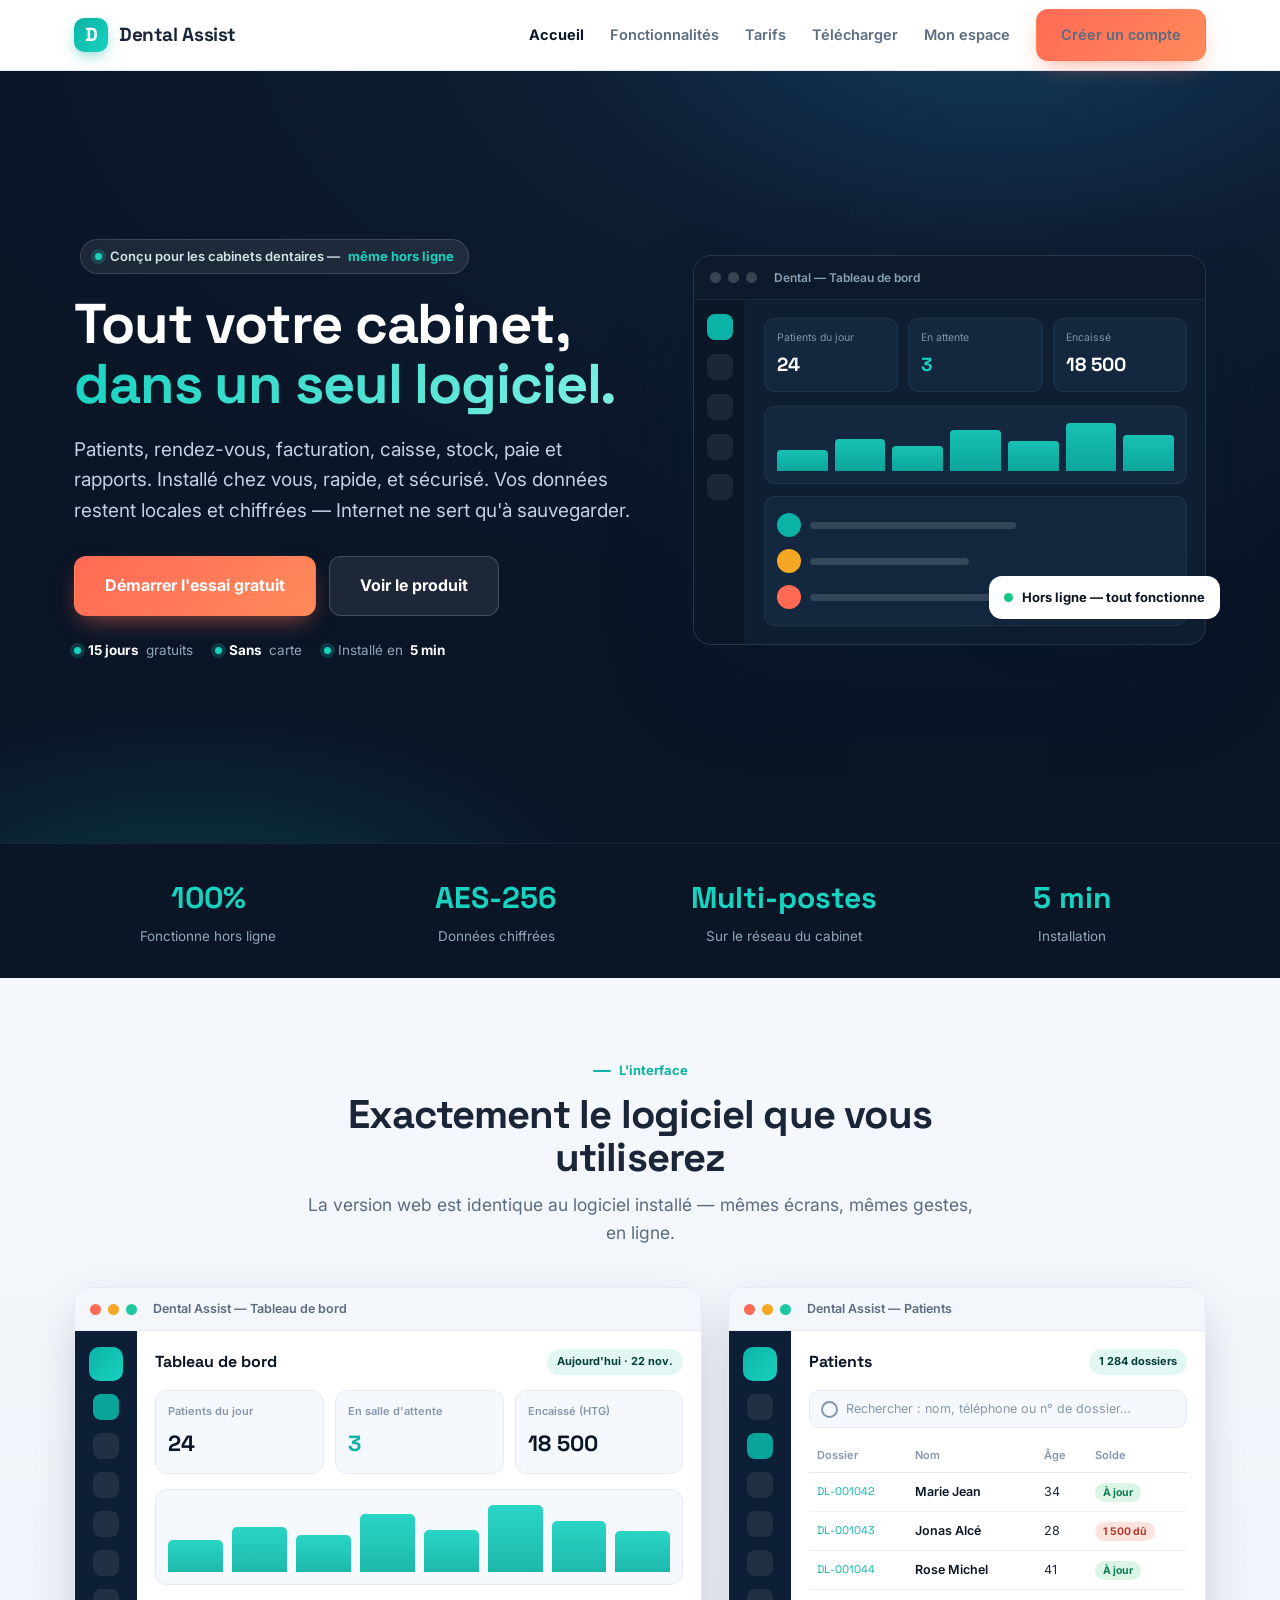
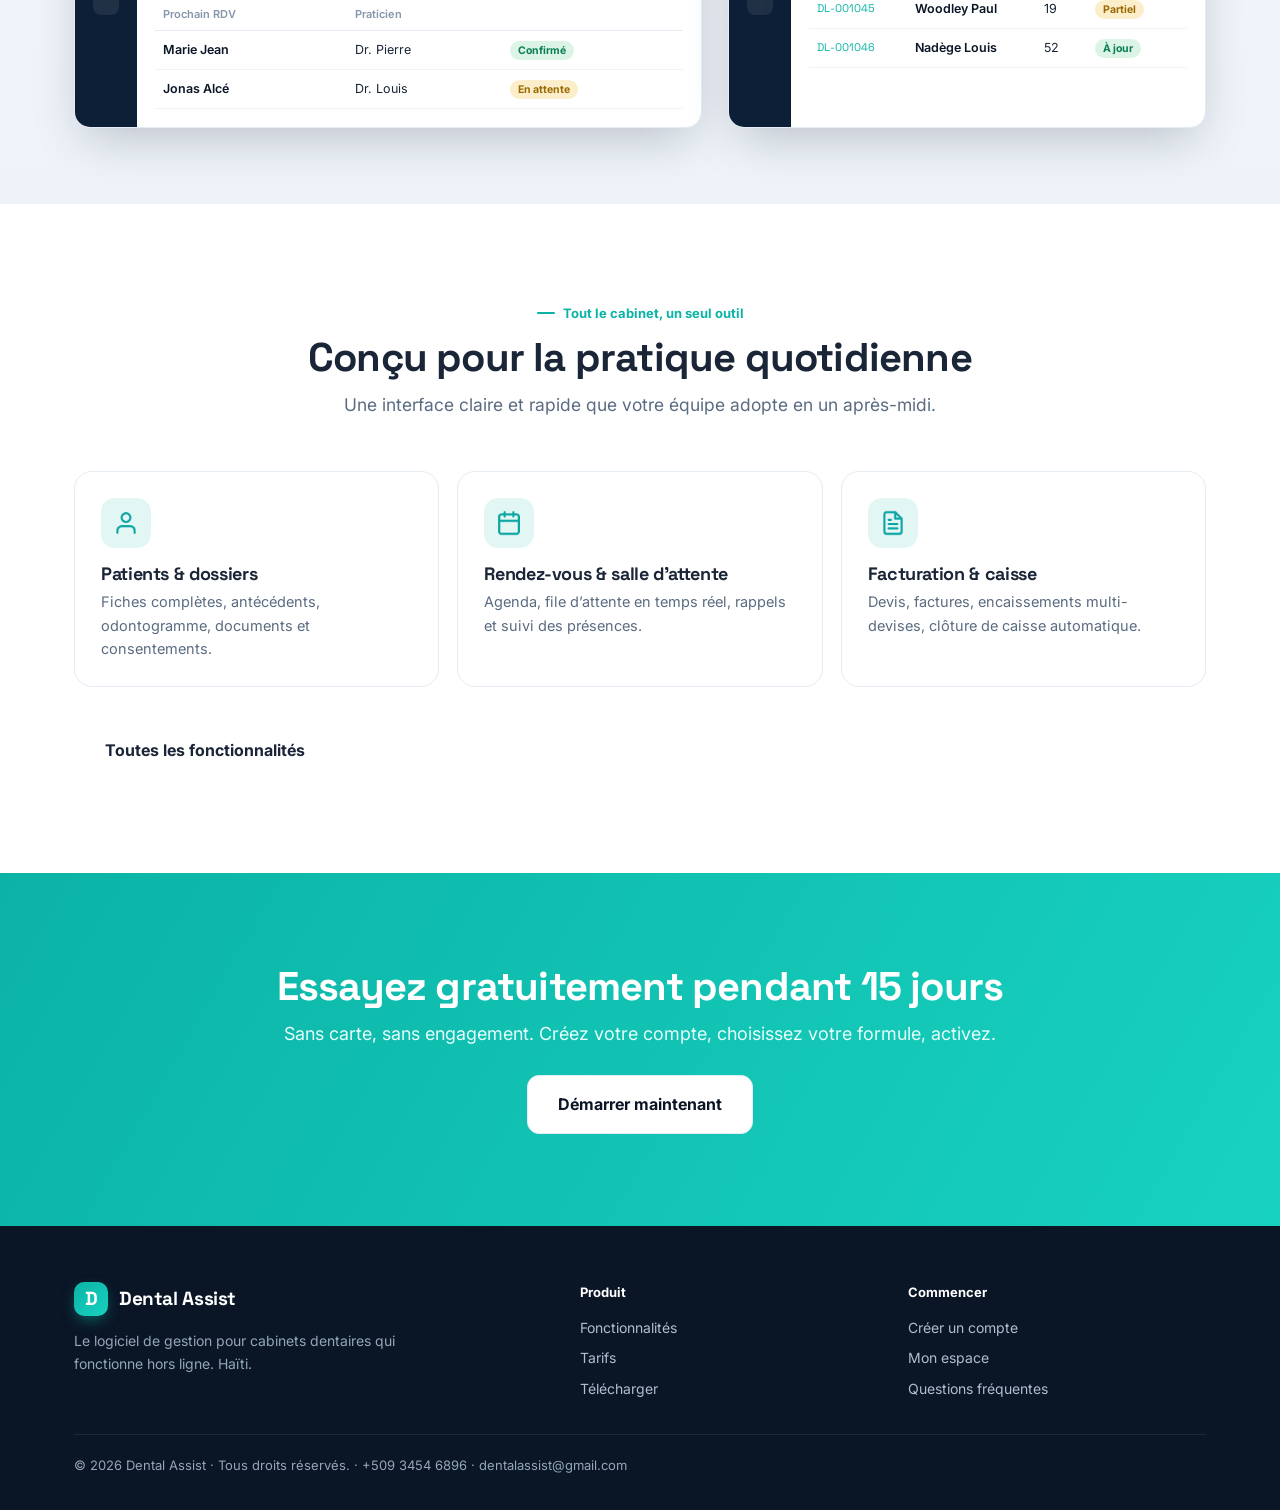
<file: index.html>
<!doctype html><html lang="fr"><head>
<meta charset="utf-8"><meta name="viewport" content="width=device-width,initial-scale=1">
<meta name="theme-color" content="#0a1526">
<title>Dental Assist — Le logiciel qui fait tourner votre cabinet dentaire</title>
<meta name="description" content="Patients, rendez-vous, facturation, caisse, stock, paie et rapports. Fonctionne hors ligne, données chiffrées. Essai gratuit 15 jours.">
<link rel="preconnect" href="https://fonts.googleapis.com"><link rel="preconnect" href="https://fonts.gstatic.com" crossorigin>
<link href="https://fonts.googleapis.com/css2?family=Inter:wght@400;500;600;700&family=Space+Grotesk:wght@500;600;700&display=swap" rel="stylesheet">
<link rel="stylesheet" href="/css/style.css">
<script src="/js/config.js"></script>
</head><body>

<header class="nav"><div class="wrap">
  <a class="logo" href="index.html"><span class="m">D</span> Dental Assist</a>
  <button class="burger" id="burger">&#9776;</button>
  <nav id="menu">
    <a href="index.html" class="on">Accueil</a>
    <a href="fonctionnalites.html">Fonctionnalités</a>
    <a href="tarifs.html">Tarifs</a>
    <a href="telecharger.html">Télécharger</a>
    <a href="espace.html">Mon espace</a>
    <a class="btn btn-primary" href="espace.html?cta=register">Créer un compte</a>
  </nav>
</div></header>

<section class="hero"><div class="wrap">
  <div>
    <span class="badge"><span class="dot"></span> Conçu pour les cabinets dentaires &mdash; <b>même hors ligne</b></span>
    <h1>Tout votre cabinet,<br><span class="g">dans un seul logiciel.</span></h1>
    <p class="lead">Patients, rendez-vous, facturation, caisse, stock, paie et rapports. Installé chez vous, rapide, et sécurisé. Vos données restent locales et chiffrées — Internet ne sert qu'à sauvegarder.</p>
    <div class="cta-row">
      <a class="btn btn-primary lg" href="espace.html?cta=register">Démarrer l'essai gratuit</a>
      <a class="btn btn-ghost lg" href="fonctionnalites.html">Voir le produit</a>
    </div>
    <div class="assure">
      <span><span class="dot"></span> <b>15 jours</b> gratuits</span>
      <span><span class="dot"></span> <b>Sans</b> carte</span>
      <span><span class="dot"></span> Installé en <b>5 min</b></span>
    </div>
  </div>
  <div class="mock">
    <div class="app">
      <div class="top"><i></i><i></i><i></i><span class="t">Dental — Tableau de bord</span></div>
      <div class="body">
        <div class="side"><div class="ic on"></div><div class="ic"></div><div class="ic"></div><div class="ic"></div><div class="ic"></div></div>
        <div class="main">
          <div class="kpis">
            <div class="kpi"><div class="l">Patients du jour</div><div class="v">24</div></div>
            <div class="kpi"><div class="l">En attente</div><div class="v g">3</div></div>
            <div class="kpi"><div class="l">Encaissé</div><div class="v">18 500</div></div>
          </div>
          <div class="chart"><span style="height:40%"></span><span style="height:62%"></span><span style="height:48%"></span><span style="height:80%"></span><span style="height:58%"></span><span style="height:92%"></span><span style="height:70%"></span></div>
          <div class="queue">
            <div class="q"><span class="av" style="background:#0bb3a6"></span><span class="ln" style="width:52%"></span></div>
            <div class="q"><span class="av" style="background:#f6a723"></span><span class="ln" style="width:40%"></span></div>
            <div class="q"><span class="av" style="background:#ff6a55"></span><span class="ln" style="width:60%"></span></div>
          </div>
        </div>
      </div>
    </div>
    <div class="float"><span class="pulse"></span> Hors ligne &mdash; tout fonctionne</div>
  </div>
</div></section>

<div class="band"><div class="wrap">
  <div><div class="n">100%</div><div class="l">Fonctionne hors ligne</div></div>
  <div><div class="n">AES-256</div><div class="l">Données chiffrées</div></div>
  <div><div class="n">Multi-postes</div><div class="l">Sur le réseau du cabinet</div></div>
  <div><div class="n">5 min</div><div class="l">Installation</div></div>
</div></div>

<section class="showcase"><div class="wrap">
  <div class="sh"><span class="eyebrow">L'interface</span><h2>Exactement le logiciel que vous utiliserez</h2><p>La version web est identique au logiciel installé — mêmes écrans, mêmes gestes, en ligne.</p></div>
  <div class="shots">
    <div class="win">
      <div class="bar"><i></i><i></i><i></i><span class="t">Dental Assist — Tableau de bord</span></div>
      <div class="cv">
        <div class="nav"><b></b><i class="on"></i><i></i><i></i><i></i><i></i><i></i></div>
        <div class="pane">
          <div class="ph"><h4>Tableau de bord</h4><span class="pill">Aujourd'hui · 22 nov.</span></div>
          <div class="k3">
            <div class="kc"><div class="l">Patients du jour</div><div class="v">24</div></div>
            <div class="kc"><div class="l">En salle d'attente</div><div class="v g">3</div></div>
            <div class="kc"><div class="l">Encaissé (HTG)</div><div class="v">18 500</div></div>
          </div>
          <div class="bars"><span style="height:46%"></span><span style="height:64%"></span><span style="height:52%"></span><span style="height:83%"></span><span style="height:60%"></span><span style="height:95%"></span><span style="height:72%"></span><span style="height:58%"></span></div>
          <table class="tbl" style="margin-top:14px"><tr><th>Prochain RDV</th><th>Praticien</th><th></th></tr>
            <tr><td><b>Marie Jean</b></td><td>Dr. Pierre</td><td><span class="bdg ok">Confirmé</span></td></tr>
            <tr><td><b>Jonas Alcé</b></td><td>Dr. Louis</td><td><span class="bdg wt">En attente</span></td></tr>
          </table>
        </div>
      </div>
    </div>
    <div class="win">
      <div class="bar"><i></i><i></i><i></i><span class="t">Dental Assist — Patients</span></div>
      <div class="cv">
        <div class="nav"><b></b><i></i><i class="on"></i><i></i><i></i><i></i><i></i></div>
        <div class="pane">
          <div class="ph"><h4>Patients</h4><span class="pill">1 284 dossiers</span></div>
          <div class="sbx">Rechercher : nom, téléphone ou n° de dossier…</div>
          <table class="tbl"><tr><th>Dossier</th><th>Nom</th><th>Âge</th><th>Solde</th></tr>
            <tr><td class="fn">DL-001042</td><td><b>Marie Jean</b></td><td>34</td><td><span class="bdg ok">À jour</span></td></tr>
            <tr><td class="fn">DL-001043</td><td><b>Jonas Alcé</b></td><td>28</td><td><span class="bdg due">1 500 dû</span></td></tr>
            <tr><td class="fn">DL-001044</td><td><b>Rose Michel</b></td><td>41</td><td><span class="bdg ok">À jour</span></td></tr>
            <tr><td class="fn">DL-001045</td><td><b>Woodley Paul</b></td><td>19</td><td><span class="bdg wt">Partiel</span></td></tr>
            <tr><td class="fn">DL-001046</td><td><b>Nadège Louis</b></td><td>52</td><td><span class="bdg ok">À jour</span></td></tr>
          </table>
        </div>
      </div>
    </div>
  </div>
</div></section>

<section><div class="wrap">
  <div class="sh"><span class="eyebrow">Tout le cabinet, un seul outil</span><h2>Conçu pour la pratique quotidienne</h2><p>Une interface claire et rapide que votre équipe adopte en un après-midi.</p></div>
  <div class="features">
    <div class="feat"><div class="ic"><img src="img/patients.png" width="26" height="26" alt=""></div><h3>Patients & dossiers</h3><p>Fiches complètes, antécédents, odontogramme, documents et consentements.</p></div>
    <div class="feat"><div class="ic"><img src="img/calendar.png" width="26" height="26" alt=""></div><h3>Rendez-vous & salle d’attente</h3><p>Agenda, file d’attente en temps réel, rappels et suivi des présences.</p></div>
    <div class="feat"><div class="ic"><img src="img/billing.png" width="26" height="26" alt=""></div><h3>Facturation & caisse</h3><p>Devis, factures, encaissements multi-devises, clôture de caisse automatique.</p></div>
  </div>
  <div class="cta-row" style="justify-content:center;margin-top:34px"><a class="btn btn-dark lg" href="fonctionnalites.html">Toutes les fonctionnalités</a></div>
</div></section>

<section class="final"><div class="wrap">
  <h2>Essayez gratuitement pendant 15 jours</h2>
  <p>Sans carte, sans engagement. Créez votre compte, choisissez votre formule, activez.</p>
  <a class="btn btn-light lg" href="espace.html?cta=register">Démarrer maintenant</a>
</div></section>

<footer><div class="wrap">
  <div class="grid">
    <div><div class="logo"><span class="m">D</span> Dental Assist</div><p style="max-width:26em;margin:14px 0 0;font-size:14px">Le logiciel de gestion pour cabinets dentaires qui fonctionne hors ligne. Haïti.</p></div>
    <div><h4>Produit</h4><a href="fonctionnalites.html">Fonctionnalités</a><a href="tarifs.html">Tarifs</a><a href="telecharger.html">Télécharger</a></div>
    <div><h4>Commencer</h4><a href="espace.html?cta=register">Créer un compte</a><a href="espace.html">Mon espace</a><a href="tarifs.html#faq">Questions fréquentes</a></div>
  </div>
  <div class="bot">© 2026 Dental Assist · Tous droits réservés. · +509 3454 6896 · dentalassist@gmail.com</div>
</div></footer>

<div id="modal-root"></div>
<script src="/js/app.js"></script>
</body></html>
</file>
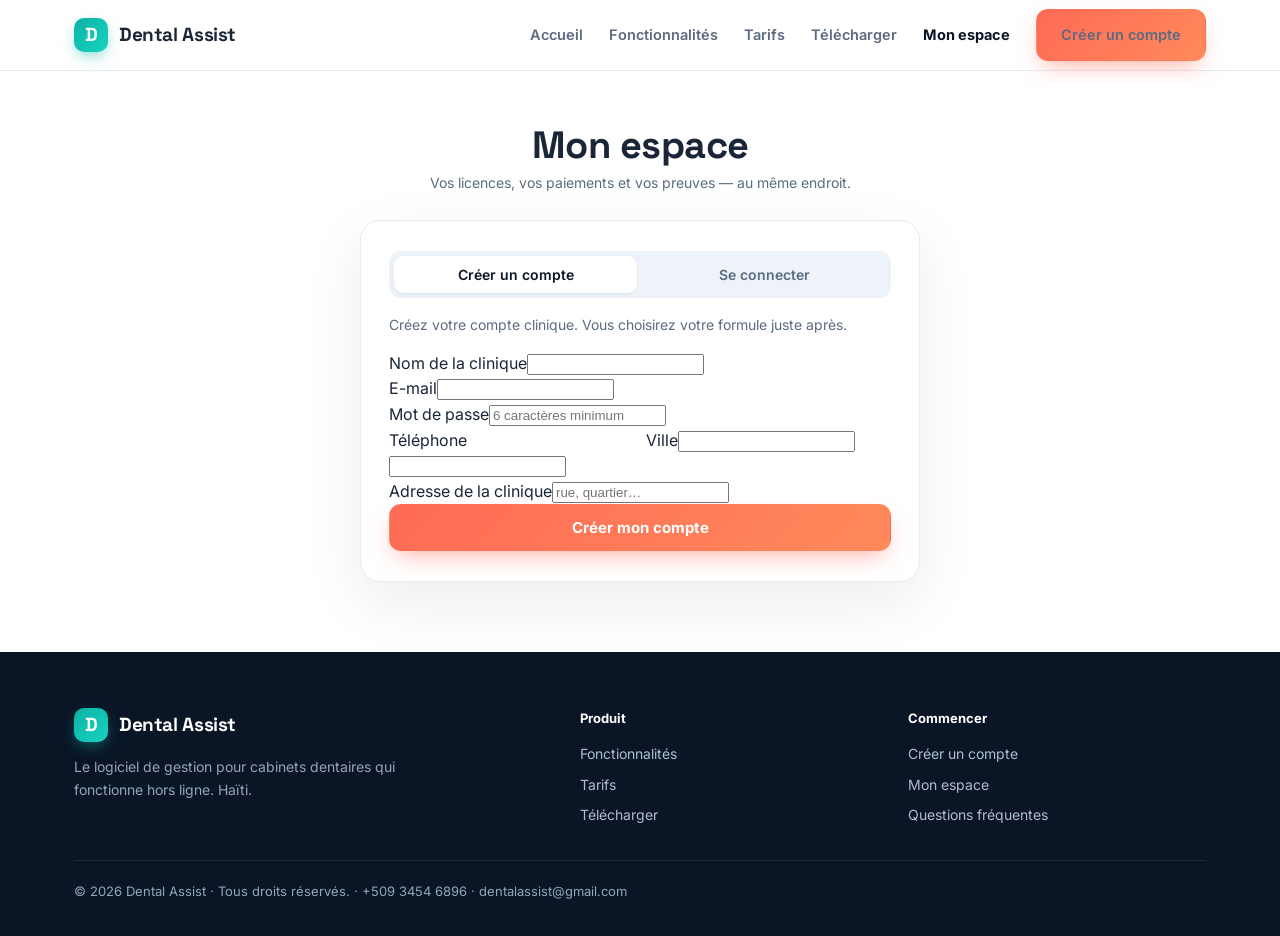
<file: espace.html>
<!doctype html><html lang="fr"><head>
<meta charset="utf-8"><meta name="viewport" content="width=device-width,initial-scale=1">
<meta name="theme-color" content="#0a1526">
<title>Mon espace — Dental Assist</title>
<meta name="description" content="Votre espace client Dental Assist : licences, paiements, preuves de virement.">
<meta name="robots" content="noindex">
<link rel="preconnect" href="https://fonts.googleapis.com"><link rel="preconnect" href="https://fonts.gstatic.com" crossorigin>
<link href="https://fonts.googleapis.com/css2?family=Inter:wght@400;500;600;700&family=Space+Grotesk:wght@500;600;700&display=swap" rel="stylesheet">
<link rel="stylesheet" href="/css/style.css">
<script src="/js/config.js"></script>
</head><body>

<header class="nav"><div class="wrap">
  <a class="logo" href="index.html"><span class="m">D</span> Dental Assist</a>
  <button class="burger" id="burger">&#9776;</button>
  <nav id="menu">
    <a href="index.html">Accueil</a>
    <a href="fonctionnalites.html">Fonctionnalités</a>
    <a href="tarifs.html">Tarifs</a>
    <a href="telecharger.html">Télécharger</a>
    <a href="espace.html" class="on">Mon espace</a>
    <a class="btn btn-primary" href="espace.html?cta=register">Créer un compte</a>
  </nav>
</div></header>

<section class="espace-wrap"><div class="wrap">
  <h1 class="espace-title">Mon espace</h1>
  <p class="muted" style="text-align:center;margin:0 0 26px">Vos licences, vos paiements et vos preuves — au même endroit.</p>
  <div id="espace-root"><p class="muted" style="text-align:center">Chargement…</p></div>
</div></section>

<footer><div class="wrap">
  <div class="grid">
    <div><div class="logo"><span class="m">D</span> Dental Assist</div><p style="max-width:26em;margin:14px 0 0;font-size:14px">Le logiciel de gestion pour cabinets dentaires qui fonctionne hors ligne. Haïti.</p></div>
    <div><h4>Produit</h4><a href="fonctionnalites.html">Fonctionnalités</a><a href="tarifs.html">Tarifs</a><a href="telecharger.html">Télécharger</a></div>
    <div><h4>Commencer</h4><a href="espace.html?cta=register">Créer un compte</a><a href="espace.html">Mon espace</a><a href="tarifs.html#faq">Questions fréquentes</a></div>
  </div>
  <div class="bot">© 2026 Dental Assist · Tous droits réservés. · +509 3454 6896 · dentalassist@gmail.com</div>
</div></footer>

<div id="modal-root"></div>
<script src="/js/app.js"></script>
</body></html>
</file>
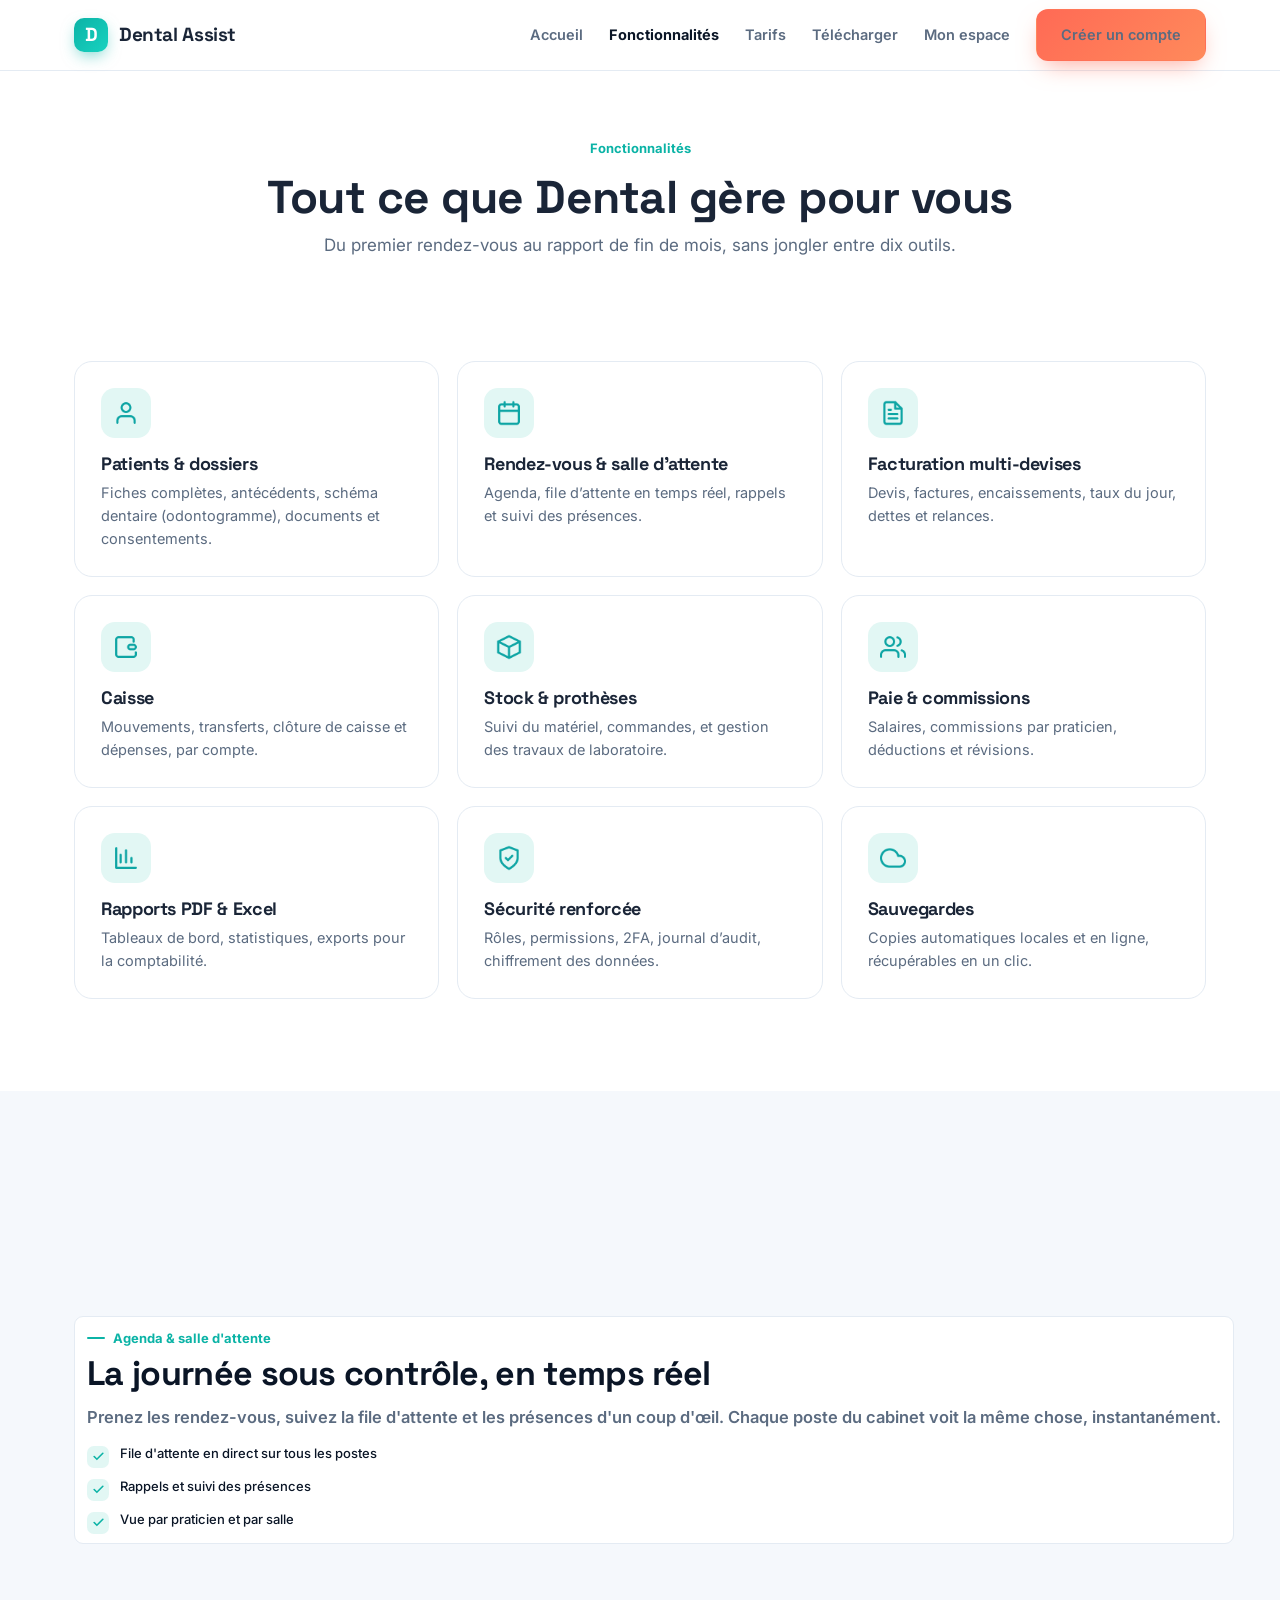
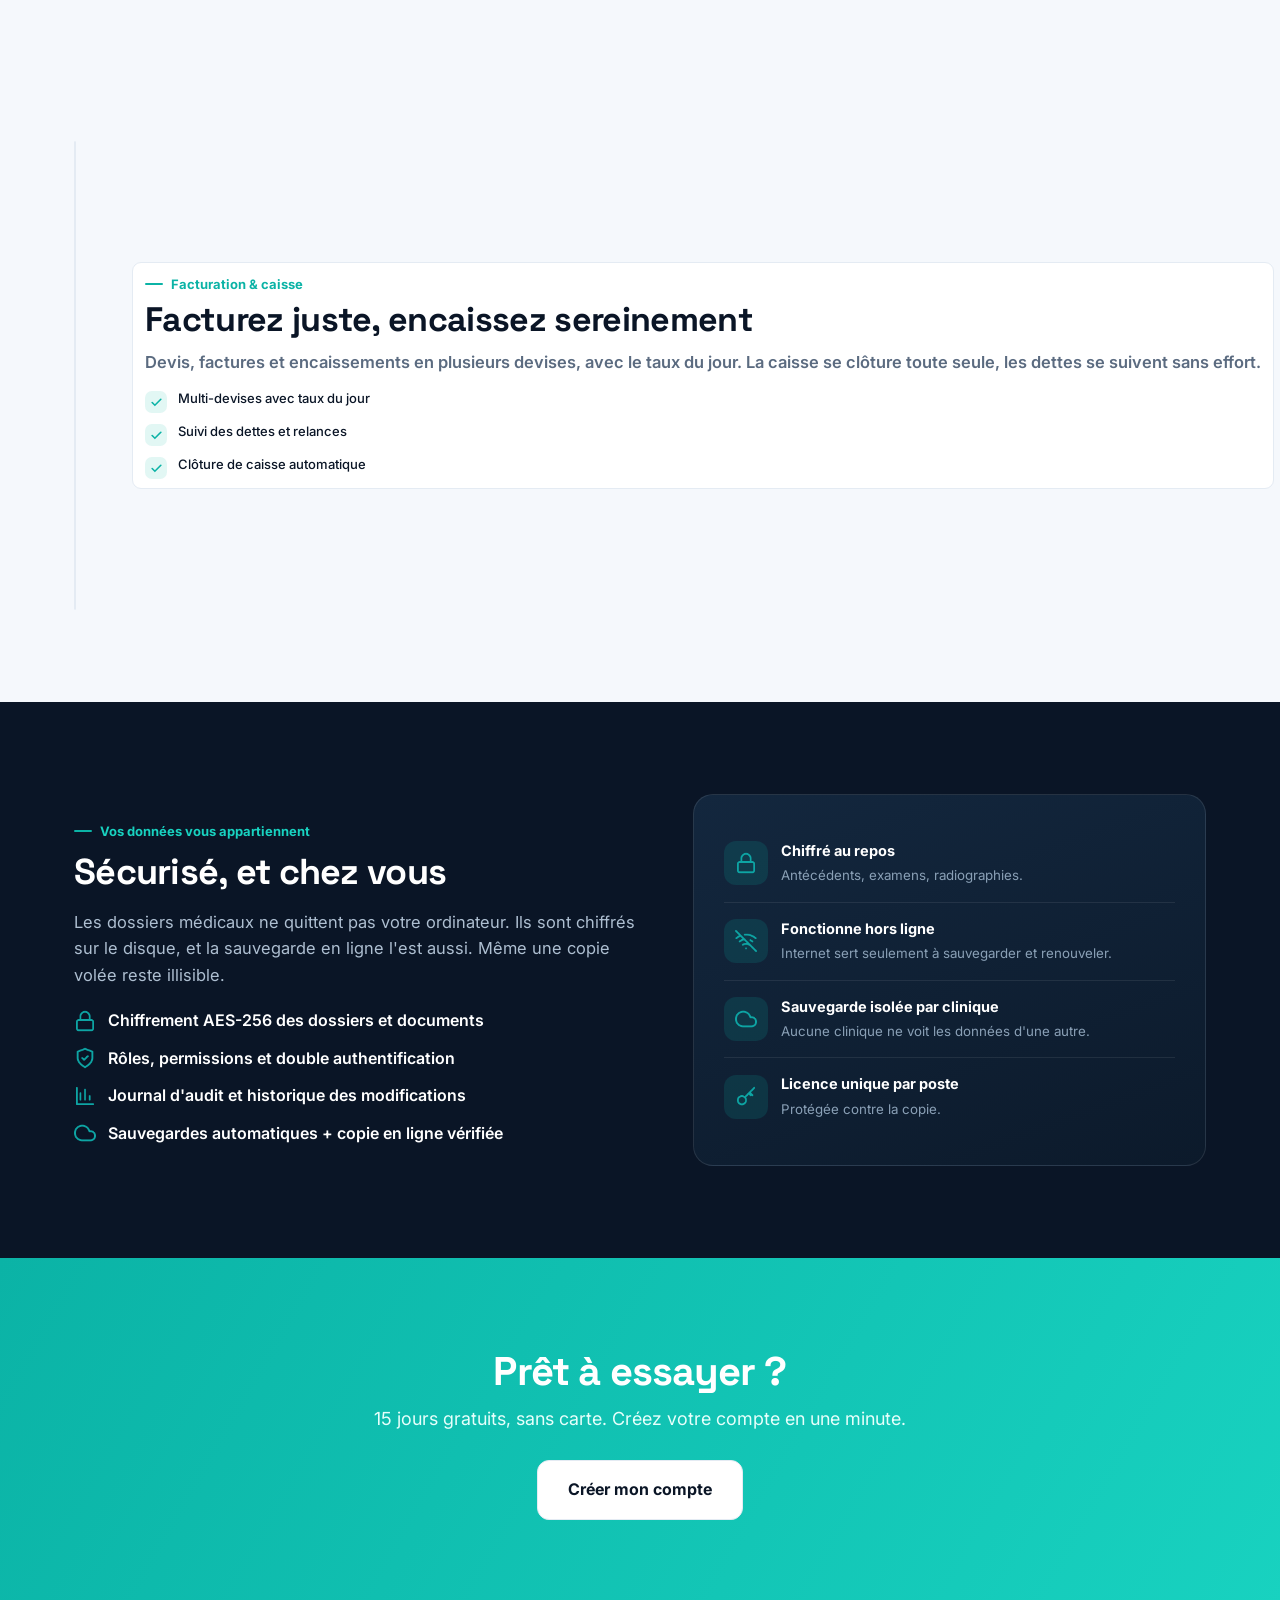
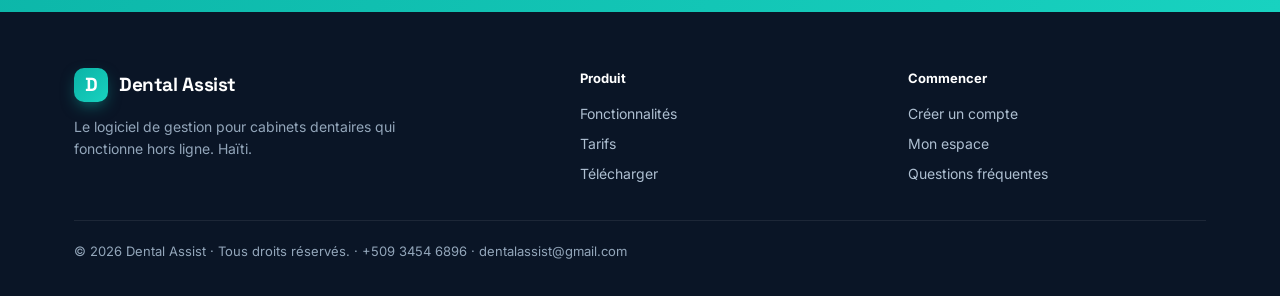
<file: fonctionnalites.html>
<!doctype html><html lang="fr"><head>
<meta charset="utf-8"><meta name="viewport" content="width=device-width,initial-scale=1">
<meta name="theme-color" content="#0a1526">
<title>Fonctionnalités — Dental Assist</title>
<meta name="description" content="Patients, rendez-vous, facturation, caisse, stock, paie, rapports, sécurité. Tout ce que Dental gère pour votre cabinet.">
<link rel="preconnect" href="https://fonts.googleapis.com"><link rel="preconnect" href="https://fonts.gstatic.com" crossorigin>
<link href="https://fonts.googleapis.com/css2?family=Inter:wght@400;500;600;700&family=Space+Grotesk:wght@500;600;700&display=swap" rel="stylesheet">
<link rel="stylesheet" href="/css/style.css">
<script src="/js/config.js"></script>
</head><body>

<header class="nav"><div class="wrap">
  <a class="logo" href="index.html"><span class="m">D</span> Dental Assist</a>
  <button class="burger" id="burger">&#9776;</button>
  <nav id="menu">
    <a href="index.html">Accueil</a>
    <a href="fonctionnalites.html" class="on">Fonctionnalités</a>
    <a href="tarifs.html">Tarifs</a>
    <a href="telecharger.html">Télécharger</a>
    <a href="espace.html">Mon espace</a>
    <a class="btn btn-primary" href="espace.html?cta=register">Créer un compte</a>
  </nav>
</div></header>

<section class="page-hero"><div class="wrap">
  <span class="eyebrow">Fonctionnalités</span>
  <h1>Tout ce que Dental gère pour vous</h1>
  <p class="lead">Du premier rendez-vous au rapport de fin de mois, sans jongler entre dix outils.</p>
</div></section>

<section><div class="wrap">
  <div class="features" id="feat-grid"></div>
</div></section>

<section id="produit" style="background:var(--bg)"><div class="wrap">
  <div class="show" style="margin-bottom:64px">
    <div class="copy">
      <span class="eyebrow">Agenda & salle d'attente</span>
      <h2>La journée sous contrôle, en temps réel</h2>
      <p>Prenez les rendez-vous, suivez la file d'attente et les présences d'un coup d'œil. Chaque poste du cabinet voit la même chose, instantanément.</p>
      <ul class="pts"><li>File d'attente en direct sur tous les postes</li><li>Rappels et suivi des présences</li><li>Vue par praticien et par salle</li></ul>
    </div>
    <div class="panel">
      <div class="ph"><span class="d"></span> Salle d'attente — maintenant</div>
      <div class="pb">
        <div class="rowline"><span class="av" style="background:#0bb3a6"></span><div class="g1"><div class="n1">Marie Joseph</div><div class="n2">Détartrage · Dr. Pierre</div></div><span class="tag ok">En soin</span></div>
        <div class="rowline"><span class="av" style="background:#f6a723"></span><div class="g1"><div class="n1">Jean Baptiste</div><div class="n2">Contrôle · 10:30</div></div><span class="tag wait">En attente</span></div>
        <div class="rowline"><span class="av" style="background:#ff6a55"></span><div class="g1"><div class="n1">Nadège Louis</div><div class="n2">Extraction · 11:00</div></div><span class="tag wait">En attente</span></div>
      </div>
    </div>
  </div>
  <div class="show rev">
    <div class="copy">
      <span class="eyebrow">Facturation & caisse</span>
      <h2>Facturez juste, encaissez sereinement</h2>
      <p>Devis, factures et encaissements en plusieurs devises, avec le taux du jour. La caisse se clôture toute seule, les dettes se suivent sans effort.</p>
      <ul class="pts"><li>Multi-devises avec taux du jour</li><li>Suivi des dettes et relances</li><li>Clôture de caisse automatique</li></ul>
    </div>
    <div class="panel">
      <div class="ph"><span class="d"></span> Facture #2041</div>
      <div class="pb">
        <div class="inv"><span>Détartrage complet</span><b>2 500 HTG</b></div>
        <div class="inv"><span>Radiographie</span><b>1 500 HTG</b></div>
        <div class="inv"><span>Consultation</span><b>1 000 HTG</b></div>
        <div class="inv tot"><span>Total</span><span style="color:var(--brand)">5 000 HTG</span></div>
      </div>
    </div>
  </div>
</div></section>

<section id="securite" class="sec"><div class="wrap"><div class="split">
  <div>
    <span class="eyebrow" style="color:var(--brand2)">Vos données vous appartiennent</span>
    <h2>Sécurisé, et chez vous</h2>
    <p>Les dossiers médicaux ne quittent pas votre ordinateur. Ils sont chiffrés sur le disque, et la sauvegarde en ligne l'est aussi. Même une copie volée reste illisible.</p>
    <ul class="checks">
      <li><img src="img/lock.png" alt="">Chiffrement AES-256 des dossiers et documents</li>
      <li><img src="img/security.png" alt="">Rôles, permissions et double authentification</li>
      <li><img src="img/reports.png" alt="">Journal d'audit et historique des modifications</li>
      <li><img src="img/backups.png" alt="">Sauvegardes automatiques + copie en ligne vérifiée</li>
    </ul>
  </div>
  <div class="vault">
    <div class="row2"><span class="k"><img src="img/lock.png" alt=""></span><div><b>Chiffré au repos</b><small>Antécédents, examens, radiographies.</small></div></div>
    <div class="row2"><span class="k"><img src="img/offline.png" alt=""></span><div><b>Fonctionne hors ligne</b><small>Internet sert seulement à sauvegarder et renouveler.</small></div></div>
    <div class="row2"><span class="k"><img src="img/cloud.png" alt=""></span><div><b>Sauvegarde isolée par clinique</b><small>Aucune clinique ne voit les données d'une autre.</small></div></div>
    <div class="row2"><span class="k"><img src="img/key.png" alt=""></span><div><b>Licence unique par poste</b><small>Protégée contre la copie.</small></div></div>
  </div>
</div></div></section>

<section class="final"><div class="wrap">
  <h2>Prêt à essayer ?</h2>
  <p>15 jours gratuits, sans carte. Créez votre compte en une minute.</p>
  <a class="btn btn-light lg" href="espace.html?cta=register">Créer mon compte</a>
</div></section>

<footer><div class="wrap">
  <div class="grid">
    <div><div class="logo"><span class="m">D</span> Dental Assist</div><p style="max-width:26em;margin:14px 0 0;font-size:14px">Le logiciel de gestion pour cabinets dentaires qui fonctionne hors ligne. Haïti.</p></div>
    <div><h4>Produit</h4><a href="fonctionnalites.html">Fonctionnalités</a><a href="tarifs.html">Tarifs</a><a href="telecharger.html">Télécharger</a></div>
    <div><h4>Commencer</h4><a href="espace.html?cta=register">Créer un compte</a><a href="espace.html">Mon espace</a><a href="tarifs.html#faq">Questions fréquentes</a></div>
  </div>
  <div class="bot">© 2026 Dental Assist · Tous droits réservés. · +509 3454 6896 · dentalassist@gmail.com</div>
</div></footer>

<div id="modal-root"></div>
<script src="/js/app.js"></script>
</body></html>
</file>
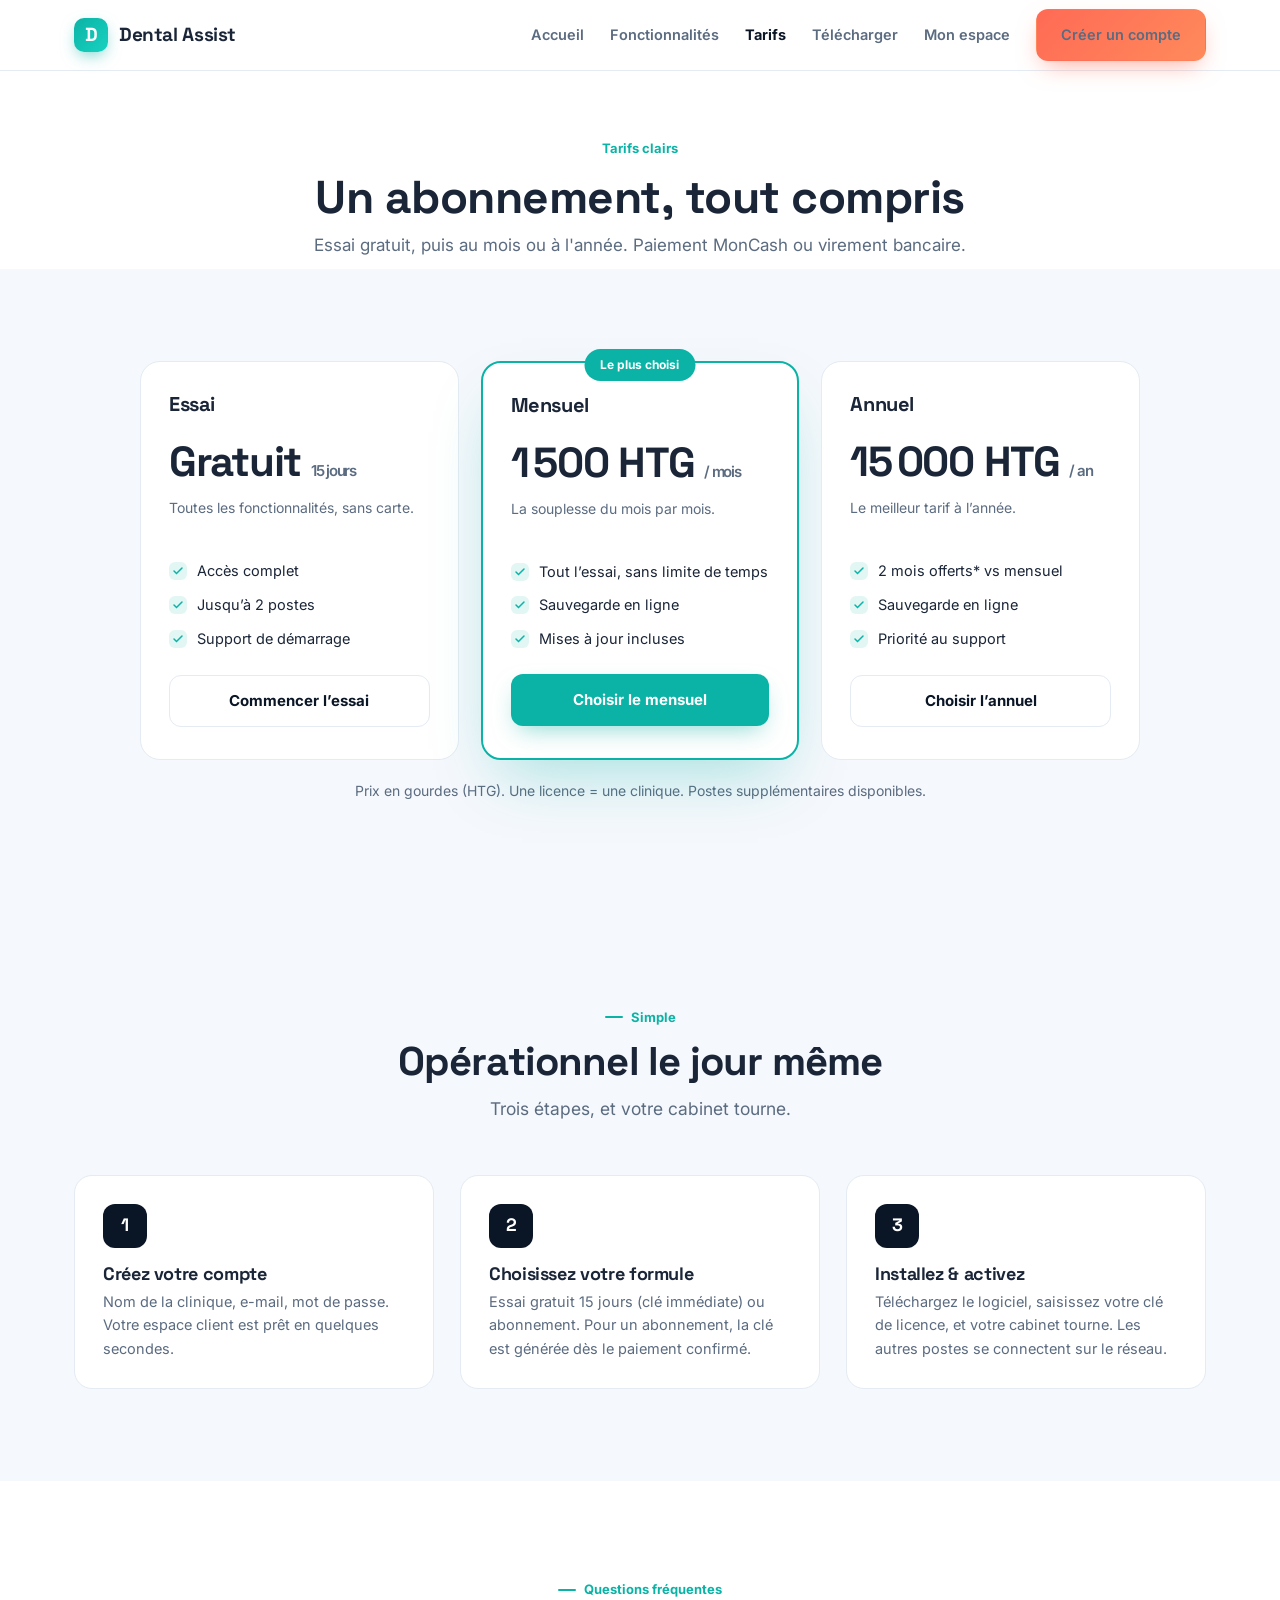
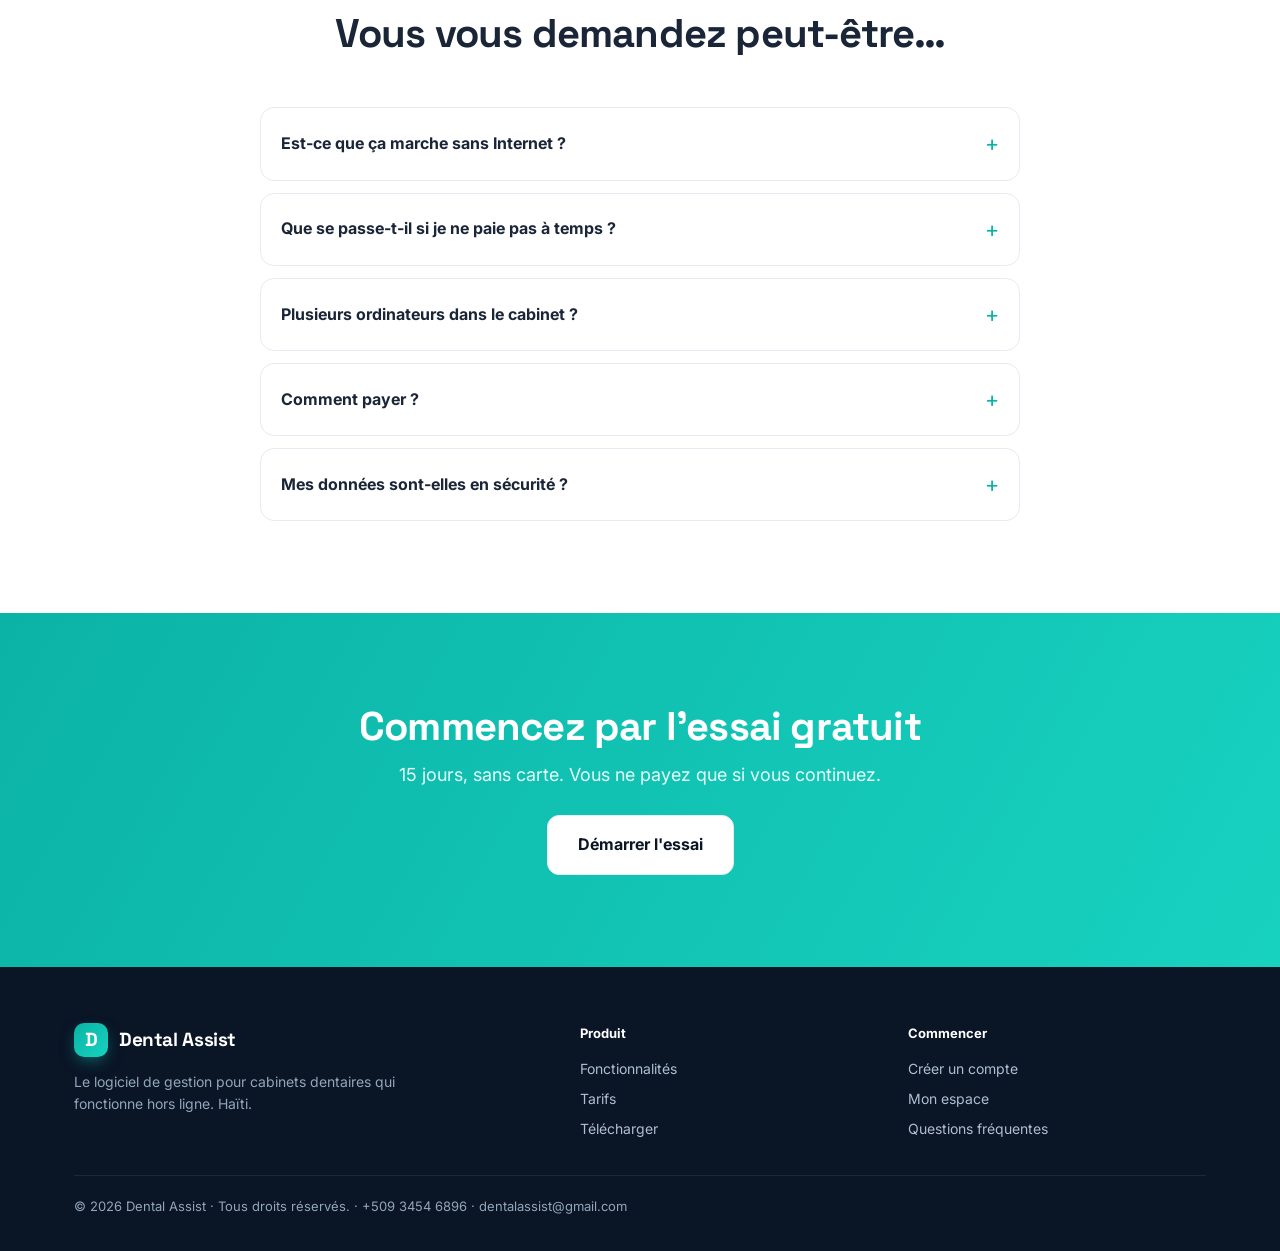
<file: tarifs.html>
<!doctype html><html lang="fr"><head>
<meta charset="utf-8"><meta name="viewport" content="width=device-width,initial-scale=1">
<meta name="theme-color" content="#0a1526">
<title>Tarifs — Dental Assist</title>
<meta name="description" content="Essai gratuit 15 jours, puis au mois ou à l'année. Paiement MonCash ou virement bancaire. Prix en gourdes.">
<link rel="preconnect" href="https://fonts.googleapis.com"><link rel="preconnect" href="https://fonts.gstatic.com" crossorigin>
<link href="https://fonts.googleapis.com/css2?family=Inter:wght@400;500;600;700&family=Space+Grotesk:wght@500;600;700&display=swap" rel="stylesheet">
<link rel="stylesheet" href="/css/style.css">
<script src="/js/config.js"></script>
</head><body>

<header class="nav"><div class="wrap">
  <a class="logo" href="index.html"><span class="m">D</span> Dental Assist</a>
  <button class="burger" id="burger">&#9776;</button>
  <nav id="menu">
    <a href="index.html">Accueil</a>
    <a href="fonctionnalites.html">Fonctionnalités</a>
    <a href="tarifs.html" class="on">Tarifs</a>
    <a href="telecharger.html">Télécharger</a>
    <a href="espace.html">Mon espace</a>
    <a class="btn btn-primary" href="espace.html?cta=register">Créer un compte</a>
  </nav>
</div></header>

<section class="page-hero"><div class="wrap">
  <span class="eyebrow">Tarifs clairs</span>
  <h1>Un abonnement, tout compris</h1>
  <p class="lead">Essai gratuit, puis au mois ou à l'année. Paiement MonCash ou virement bancaire.</p>
</div></section>

<section class="pricing"><div class="wrap">
  <div class="plans" id="plans"></div>
  <p class="muted" style="text-align:center;margin-top:20px">Prix en gourdes (HTG). Une licence = une clinique. Postes supplémentaires disponibles.</p>
</div></section>

<section id="etapes" style="background:var(--bg)"><div class="wrap">
  <div class="sh"><span class="eyebrow">Simple</span><h2>Opérationnel le jour même</h2><p>Trois étapes, et votre cabinet tourne.</p></div>
  <div class="steps">
    <div class="step"><div class="n">1</div><h3>Créez votre compte</h3><p>Nom de la clinique, e-mail, mot de passe. Votre espace client est prêt en quelques secondes.</p></div>
    <div class="step"><div class="n">2</div><h3>Choisissez votre formule</h3><p>Essai gratuit 15 jours (clé immédiate) ou abonnement. Pour un abonnement, la clé est générée dès le paiement confirmé.</p></div>
    <div class="step"><div class="n">3</div><h3>Installez & activez</h3><p>Téléchargez le logiciel, saisissez votre clé de licence, et votre cabinet tourne. Les autres postes se connectent sur le réseau.</p></div>
  </div>
</div></section>

<section id="faq"><div class="wrap">
  <div class="sh"><span class="eyebrow">Questions fréquentes</span><h2>Vous vous demandez peut-être…</h2></div>
  <div class="faq">
    <details class="qa"><summary>Est-ce que ça marche sans Internet ?</summary><div class="a">Oui. Tout fonctionne hors ligne : la base de données est installée sur votre ordinateur. Internet ne sert qu'à envoyer les sauvegardes en ligne et à renouveler l'abonnement.</div></details>
    <details class="qa"><summary>Que se passe-t-il si je ne paie pas à temps ?</summary><div class="a">Vous avez 3 jours de grâce après l'échéance (avec un rappel), puis l'accès se bloque. Vos données ne sont jamais perdues : elles restent sur votre ordinateur, conservées 90 jours. Dès le paiement, tout est rétabli — avec la même clé.</div></details>
    <details class="qa"><summary>Plusieurs ordinateurs dans le cabinet ?</summary><div class="a">Oui. Un poste fait tourner le serveur, les autres (PC, tablette) s'y connectent sur le réseau du cabinet, sans Internet. Des postes supplémentaires sont disponibles selon votre formule.</div></details>
    <details class="qa"><summary>Comment payer ?</summary><div class="a">Par MonCash (automatique) ou par virement bancaire. Pour le virement, vous téléversez votre preuve ; après validation, votre clé est générée et votre accès prolongé.</div></details>
    <details class="qa"><summary>Mes données sont-elles en sécurité ?</summary><div class="a">Les dossiers sont chiffrés (AES-256) sur le disque et dans la sauvegarde en ligne. Chaque clinique a ses données isolées. Rôles, permissions, double authentification et journal d'audit complètent la protection.</div></details>
  </div>
</div></section>

<section class="final"><div class="wrap">
  <h2>Commencez par l'essai gratuit</h2>
  <p>15 jours, sans carte. Vous ne payez que si vous continuez.</p>
  <a class="btn btn-light lg" href="espace.html?cta=register">Démarrer l'essai</a>
</div></section>

<footer><div class="wrap">
  <div class="grid">
    <div><div class="logo"><span class="m">D</span> Dental Assist</div><p style="max-width:26em;margin:14px 0 0;font-size:14px">Le logiciel de gestion pour cabinets dentaires qui fonctionne hors ligne. Haïti.</p></div>
    <div><h4>Produit</h4><a href="fonctionnalites.html">Fonctionnalités</a><a href="tarifs.html">Tarifs</a><a href="telecharger.html">Télécharger</a></div>
    <div><h4>Commencer</h4><a href="espace.html?cta=register">Créer un compte</a><a href="espace.html">Mon espace</a><a href="tarifs.html#faq">Questions fréquentes</a></div>
  </div>
  <div class="bot">© 2026 Dental Assist · Tous droits réservés. · +509 3454 6896 · dentalassist@gmail.com</div>
</div></footer>

<div id="modal-root"></div>
<script src="/js/app.js"></script>
</body></html>
</file>
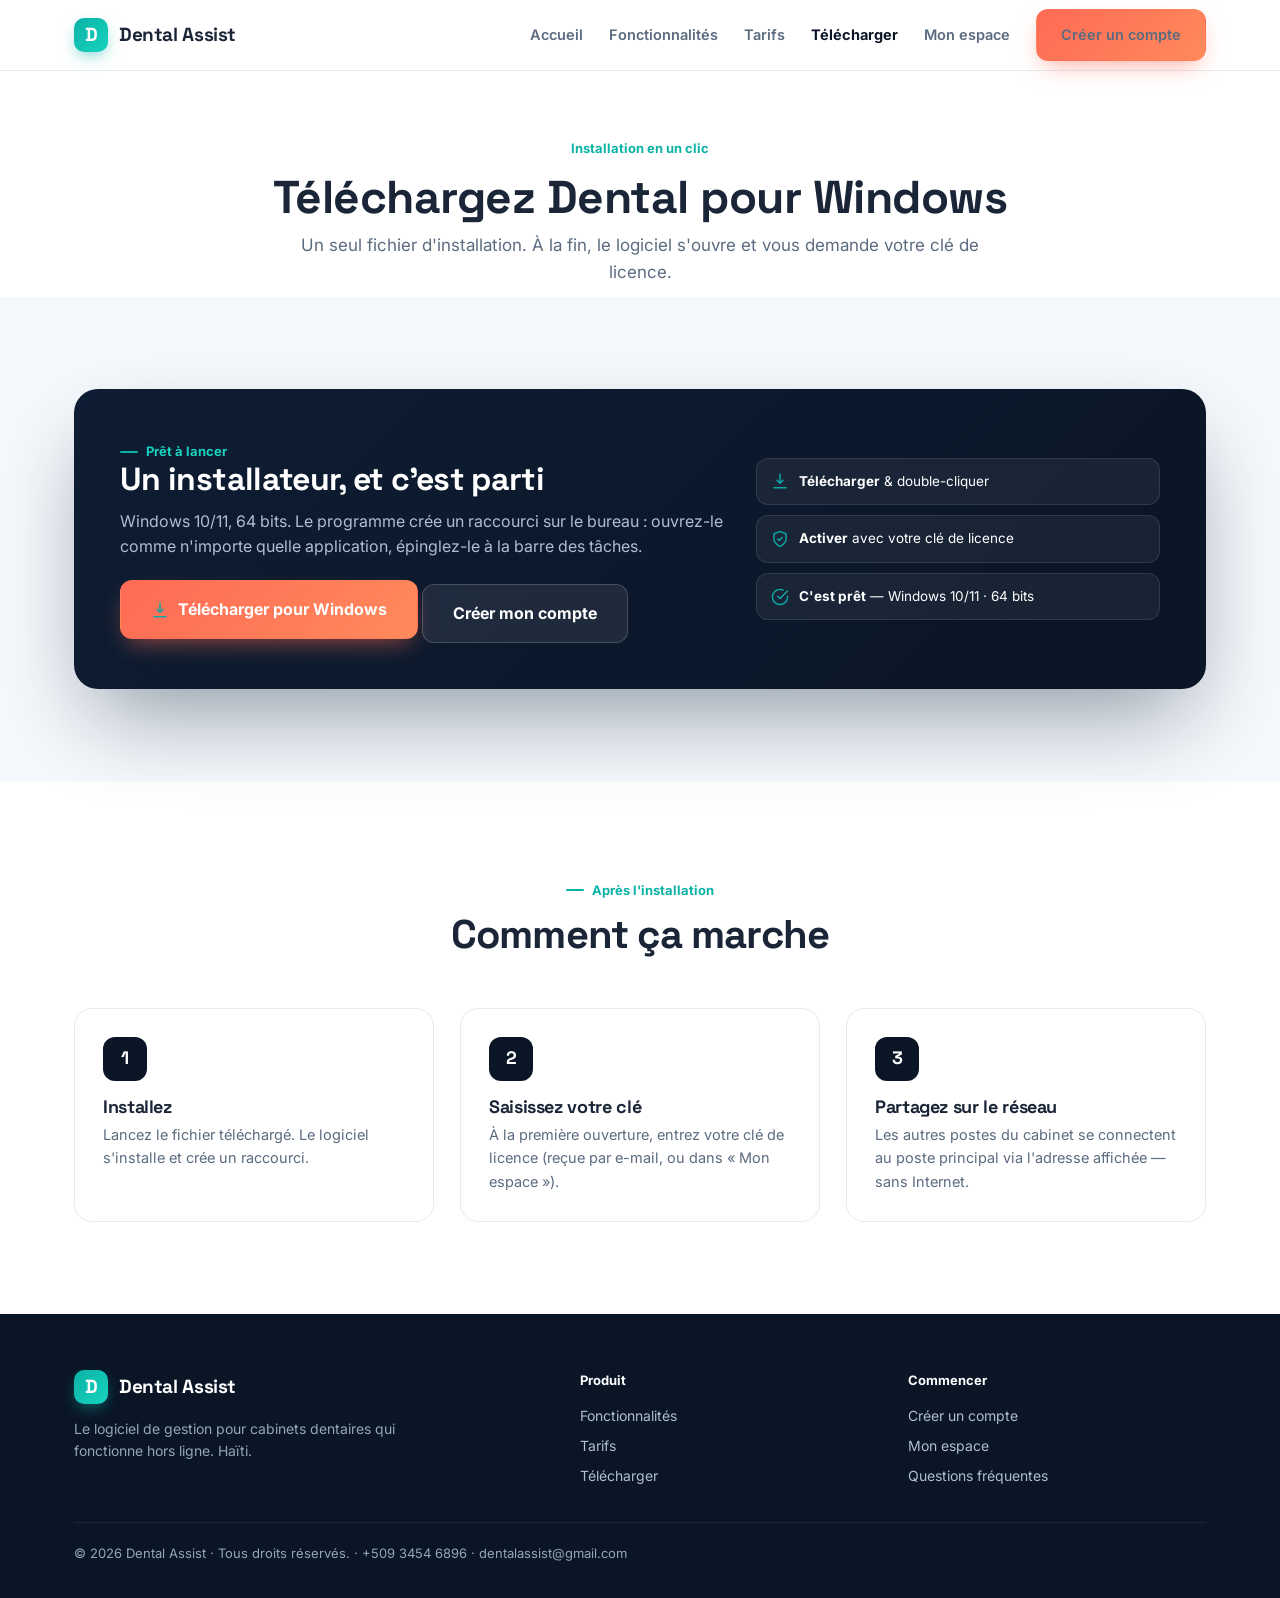
<file: telecharger.html>
<!doctype html><html lang="fr"><head>
<meta charset="utf-8"><meta name="viewport" content="width=device-width,initial-scale=1">
<meta name="theme-color" content="#0a1526">
<title>Télécharger — Dental Assist</title>
<meta name="description" content="Téléchargez Dental pour Windows. Installation en un clic, puis activez avec votre clé de licence.">
<link rel="preconnect" href="https://fonts.googleapis.com"><link rel="preconnect" href="https://fonts.gstatic.com" crossorigin>
<link href="https://fonts.googleapis.com/css2?family=Inter:wght@400;500;600;700&family=Space+Grotesk:wght@500;600;700&display=swap" rel="stylesheet">
<link rel="stylesheet" href="/css/style.css">
<script src="/js/config.js"></script>
</head><body>

<header class="nav"><div class="wrap">
  <a class="logo" href="index.html"><span class="m">D</span> Dental Assist</a>
  <button class="burger" id="burger">&#9776;</button>
  <nav id="menu">
    <a href="index.html">Accueil</a>
    <a href="fonctionnalites.html">Fonctionnalités</a>
    <a href="tarifs.html">Tarifs</a>
    <a href="telecharger.html" class="on">Télécharger</a>
    <a href="espace.html">Mon espace</a>
    <a class="btn btn-primary" href="espace.html?cta=register">Créer un compte</a>
  </nav>
</div></header>

<section class="page-hero"><div class="wrap">
  <span class="eyebrow">Installation en un clic</span>
  <h1>Téléchargez Dental pour Windows</h1>
  <p class="lead">Un seul fichier d'installation. À la fin, le logiciel s'ouvre et vous demande votre clé de licence.</p>
</div></section>

<section class="dl"><div class="wrap"><div class="dlcard">
  <div>
    <span class="eyebrow" style="color:var(--brand2)">Prêt à lancer</span>
    <h2>Un installateur, et c'est parti</h2>
    <p>Windows 10/11, 64 bits. Le programme crée un raccourci sur le bureau : ouvrez-le comme n'importe quelle application, épinglez-le à la barre des tâches.</p>
    <div class="cta-row">
      <a class="btn btn-primary lg" data-dl href="#"><img src="img/download.png" alt="">Télécharger pour Windows</a>
      <a class="btn btn-ghost lg" href="espace.html?cta=register">Créer mon compte</a>
    </div>
  </div>
  <div class="mini">
    <div><img src="img/download.png" width="18" alt=""> <span><b>Télécharger</b> &amp; double-cliquer</span></div>
    <div><img src="img/security.png" width="18" alt=""> <span><b>Activer</b> avec votre clé de licence</span></div>
    <div><img src="img/check.png" width="18" alt=""> <span><b>C'est prêt</b> — Windows 10/11 · 64 bits</span></div>
  </div>
</div></div></section>

<section><div class="wrap">
  <div class="sh"><span class="eyebrow">Après l'installation</span><h2>Comment ça marche</h2></div>
  <div class="steps">
    <div class="step"><div class="n">1</div><h3>Installez</h3><p>Lancez le fichier téléchargé. Le logiciel s'installe et crée un raccourci.</p></div>
    <div class="step"><div class="n">2</div><h3>Saisissez votre clé</h3><p>À la première ouverture, entrez votre clé de licence (reçue par e-mail, ou dans « Mon espace »).</p></div>
    <div class="step"><div class="n">3</div><h3>Partagez sur le réseau</h3><p>Les autres postes du cabinet se connectent au poste principal via l'adresse affichée — sans Internet.</p></div>
  </div>
</div></section>

<footer><div class="wrap">
  <div class="grid">
    <div><div class="logo"><span class="m">D</span> Dental Assist</div><p style="max-width:26em;margin:14px 0 0;font-size:14px">Le logiciel de gestion pour cabinets dentaires qui fonctionne hors ligne. Haïti.</p></div>
    <div><h4>Produit</h4><a href="fonctionnalites.html">Fonctionnalités</a><a href="tarifs.html">Tarifs</a><a href="telecharger.html">Télécharger</a></div>
    <div><h4>Commencer</h4><a href="espace.html?cta=register">Créer un compte</a><a href="espace.html">Mon espace</a><a href="tarifs.html#faq">Questions fréquentes</a></div>
  </div>
  <div class="bot">© 2026 Dental Assist · Tous droits réservés. · +509 3454 6896 · dentalassist@gmail.com</div>
</div></footer>

<div id="modal-root"></div>
<script src="/js/app.js"></script>
</body></html>
</file>
<file: css/style.css>
/* ═══ DENTAL — Vitrine SaaS ═══════════════════════════════════════════════════
   Identité : midnight + sarcelle vive, accent corail pour l'action. Produit mis
   en avant (maquette réelle). Space Grotesk (titres) + Inter (texte). */
:root{
  --ink:#0a1526; --ink2:#0e1d33; --ink3:#15273f;
  --paper:#ffffff; --bg:#f5f8fc; --bg2:#eef3f9;
  --tx:#1a2537; --mut:#5b6b80; --faint:#8697ab; --line:#e4ebf3;
  --brand:#0bb3a6; --brand2:#18d2c0; --brand-ink:#063f3a; --brand-soft:#e2f7f4;
  --coral:#ff6a55; --coral2:#ff8a5b; --amber:#f6a723;
  --r:18px; --maxw:1180px;
  --sans:'Inter',-apple-system,BlinkMacSystemFont,'Segoe UI',Roboto,sans-serif;
  --disp:'Space Grotesk','Inter',sans-serif;
  --sh-sm:0 1px 3px rgba(10,21,38,.08);
  --sh:0 18px 50px -12px rgba(10,21,38,.25);
  --sh-lg:0 40px 90px -20px rgba(8,30,50,.45);
}
*{box-sizing:border-box}
html{scroll-behavior:smooth}
body{margin:0;font-family:var(--sans);color:var(--tx);background:var(--paper);line-height:1.6;-webkit-font-smoothing:antialiased}
a{color:inherit;text-decoration:none}
img{max-width:100%;display:block}
.wrap{max-width:var(--maxw);margin:0 auto;padding:0 24px}
h1,h2,h3{font-family:var(--disp);letter-spacing:-.02em;line-height:1.08;margin:0}
.eyebrow{display:inline-flex;align-items:center;gap:8px;color:var(--brand);font-weight:700;font-size:13px}
.eyebrow::before{content:"";width:18px;height:2px;background:var(--brand);border-radius:2px}

.btn{display:inline-flex;align-items:center;justify-content:center;gap:9px;padding:13px 24px;border-radius:12px;font-weight:700;font-size:15px;border:1.5px solid transparent;cursor:pointer;font-family:var(--sans);transition:transform .14s,box-shadow .14s,filter .14s;white-space:nowrap}
.btn:hover{transform:translateY(-2px)}
.btn-primary{background:linear-gradient(135deg,var(--coral),var(--coral2));color:#fff;box-shadow:0 10px 24px -8px rgba(255,106,85,.6)}
.btn-primary:hover{box-shadow:0 16px 34px -8px rgba(255,106,85,.7)}
.btn-brand{background:var(--brand);color:#fff;box-shadow:0 10px 24px -8px rgba(11,179,166,.5)}
.btn-light{background:#fff;color:var(--ink);border-color:var(--line)}
.btn-ghost{background:rgba(255,255,255,.08);color:#fff;border-color:rgba(255,255,255,.18)}
.btn-ghost:hover{background:rgba(255,255,255,.14)}
.btn.lg{padding:16px 30px;font-size:16px}
.btn img{width:18px;height:18px}

header.nav{position:sticky;top:0;z-index:50;background:rgba(255,255,255,.82);backdrop-filter:saturate(180%) blur(14px);border-bottom:1px solid var(--line)}
.nav .wrap{display:flex;align-items:center;gap:26px;height:70px}
.logo{display:flex;align-items:center;gap:11px;font-family:var(--disp);font-weight:700;font-size:19px;letter-spacing:-.02em}
.logo .m{width:34px;height:34px;border-radius:10px;background:linear-gradient(135deg,var(--brand),var(--brand2));display:grid;place-items:center;color:#fff;font-weight:800;box-shadow:0 6px 16px -4px rgba(11,179,166,.6)}
.nav nav{display:flex;gap:26px;margin-left:auto;align-items:center}
.nav nav a{color:var(--mut);font-weight:600;font-size:14.5px;transition:color .12s}
.nav nav a:hover{color:var(--ink)}
.burger{display:none;margin-left:auto;background:none;border:0;font-size:26px;cursor:pointer;color:var(--ink)}

.hero{position:relative;background:radial-gradient(1100px 600px at 78% -8%,#123b5a 0,var(--ink2) 42%,var(--ink) 100%);color:#fff;overflow:hidden}
.hero::after{content:"";position:absolute;inset:0;background:radial-gradient(600px 300px at 15% 110%,rgba(11,179,166,.22),transparent 70%);pointer-events:none}
.hero .wrap{position:relative;display:grid;grid-template-columns:1.05fr .95fr;gap:52px;align-items:center;padding:76px 24px 90px}
.hero .badge{display:inline-flex;align-items:center;gap:8px;background:rgba(255,255,255,.08);border:1px solid rgba(255,255,255,.14);border-radius:99px;padding:6px 14px;font-size:13px;font-weight:600;color:#cfe8e5;margin-bottom:20px}
.hero .badge b{color:var(--brand2)}
.hero h1{font-size:clamp(34px,5vw,56px);font-weight:700}
.hero h1 .g{background:linear-gradient(120deg,var(--brand2),#7df0e4);-webkit-background-clip:text;background-clip:text;-webkit-text-fill-color:transparent}
.hero .lead{font-size:19px;color:#c3d2e2;margin:20px 0 30px;max-width:30em}
.hero .cta-row{display:flex;gap:13px;flex-wrap:wrap}
.hero .assure{display:flex;gap:22px;flex-wrap:wrap;margin-top:24px;color:#93a6ba;font-size:13.5px}
.hero .assure span{display:flex;align-items:center;gap:7px}
.hero .assure b{color:#fff;font-weight:700}
.dot{width:7px;height:7px;border-radius:50%;background:var(--brand2);box-shadow:0 0 0 4px rgba(24,210,192,.2)}

.mock{position:relative;animation:floaty 6s ease-in-out infinite}
@keyframes floaty{50%{transform:translateY(-10px)}}
.mock .app{background:#0f1f33;border:1px solid rgba(255,255,255,.1);border-radius:18px;box-shadow:var(--sh-lg);overflow:hidden}
.mock .top{display:flex;align-items:center;gap:7px;padding:12px 16px;border-bottom:1px solid rgba(255,255,255,.07);background:#0c1a2b}
.mock .top i{width:11px;height:11px;border-radius:50%;background:rgba(255,255,255,.18)}
.mock .top .t{margin-left:10px;font-size:12px;color:#8aa0b6;font-weight:600}
.mock .body{display:grid;grid-template-columns:52px 1fr;min-height:340px}
.mock .side{background:#0b1726;border-right:1px solid rgba(255,255,255,.06);padding:14px 0;display:flex;flex-direction:column;align-items:center;gap:14px}
.mock .side .ic{width:26px;height:26px;border-radius:8px;background:rgba(255,255,255,.07)}
.mock .side .ic.on{background:var(--brand)}
.mock .main{padding:18px}
.mock .kpis{display:grid;grid-template-columns:repeat(3,1fr);gap:10px;margin-bottom:14px}
.mock .kpi{background:#13273e;border:1px solid rgba(255,255,255,.06);border-radius:11px;padding:11px 12px}
.mock .kpi .l{font-size:10.5px;color:#7d93aa}
.mock .kpi .v{font-size:19px;font-weight:800;color:#fff;font-family:var(--disp);margin-top:3px}
.mock .kpi .v.g{color:var(--brand2)}
.mock .chart{display:flex;align-items:flex-end;gap:7px;height:78px;padding:12px;background:#13273e;border:1px solid rgba(255,255,255,.06);border-radius:11px;margin-bottom:12px}
.mock .chart span{flex:1;background:linear-gradient(var(--brand2),var(--brand));border-radius:4px 4px 0 0;opacity:.9}
.mock .queue{background:#13273e;border:1px solid rgba(255,255,255,.06);border-radius:11px;padding:10px 12px}
.mock .q{display:flex;align-items:center;gap:9px;padding:6px 0}
.mock .q .av{width:24px;height:24px;border-radius:50%;flex:none}
.mock .q .ln{height:7px;border-radius:4px;background:rgba(255,255,255,.14)}
.mock .float{position:absolute;right:-14px;bottom:26px;background:#fff;color:var(--ink);border-radius:13px;padding:11px 15px;box-shadow:var(--sh);display:flex;align-items:center;gap:9px;font-weight:700;font-size:13px}
.mock .float .pulse{width:9px;height:9px;border-radius:50%;background:#16c784;box-shadow:0 0 0 0 rgba(22,199,132,.5);animation:pulse 2s infinite}
@keyframes pulse{70%{box-shadow:0 0 0 10px rgba(22,199,132,0)}}

.band{background:var(--ink);color:#fff;padding:30px 0;border-top:1px solid rgba(255,255,255,.07)}
.band .wrap{display:grid;grid-template-columns:repeat(4,1fr);gap:20px;text-align:center}
.band .n{font-family:var(--disp);font-size:30px;font-weight:700;color:var(--brand2)}
.band .l{color:#93a6ba;font-size:13.5px;margin-top:4px}

section{padding:92px 0}
.sh{max-width:680px;margin:0 auto 52px;text-align:center}
.sh h2{font-size:clamp(28px,3.4vw,40px);margin:12px 0 12px}
.sh p{color:var(--mut);font-size:17.5px;margin:0}

.features{display:grid;grid-template-columns:repeat(3,1fr);gap:18px}
.feat{background:#fff;border:1px solid var(--line);border-radius:var(--r);padding:26px;transition:transform .16s,box-shadow .16s,border-color .16s}
.feat:hover{transform:translateY(-4px);box-shadow:var(--sh);border-color:transparent}
.feat .ic{width:50px;height:50px;border-radius:14px;background:var(--brand-soft);display:grid;place-items:center;margin-bottom:16px}
.feat .ic img{width:26px;height:26px}
.feat h3{font-size:18px;margin-bottom:7px}
.feat p{margin:0;color:var(--mut);font-size:14.5px}
.feat.hot{background:linear-gradient(160deg,var(--ink2),var(--ink));color:#fff;border-color:transparent}
.feat.hot .ic{background:rgba(255,255,255,.1)}
.feat.hot p{color:#aebfd1}

.show{display:grid;grid-template-columns:1fr 1fr;gap:56px;align-items:center}
.show.rev .copy{order:2}
.show .copy h2{font-size:clamp(25px,3vw,34px);margin:10px 0 14px}
.show .copy p{color:var(--mut);font-size:16.5px;margin:0 0 18px}
.show .pts{list-style:none;padding:0;margin:0;display:grid;gap:10px}
.show .pts li{display:flex;gap:11px;align-items:flex-start;font-weight:500}
.show .pts li::before{content:"";flex:none;width:22px;height:22px;border-radius:7px;background:var(--brand-soft) url("data:image/svg+xml,%3Csvg xmlns='http://www.w3.org/2000/svg' viewBox='0 0 24 24' fill='none' stroke='%230bb3a6' stroke-width='3' stroke-linecap='round'%3E%3Cpath d='M20 6 9 17l-5-5'/%3E%3C/svg%3E") center/13px no-repeat;margin-top:1px}
.panel{background:#fff;border:1px solid var(--line);border-radius:var(--r);box-shadow:var(--sh);overflow:hidden}
.panel .ph{padding:13px 16px;border-bottom:1px solid var(--line);font-weight:700;font-size:13.5px;color:var(--mut);display:flex;align-items:center;gap:8px}
.panel .ph .d{width:8px;height:8px;border-radius:50%;background:var(--brand)}
.panel .pb{padding:18px}
.rowline{display:flex;align-items:center;gap:12px;padding:11px 0;border-bottom:1px solid var(--line)}
.rowline:last-child{border:0}
.rowline .av{width:34px;height:34px;border-radius:50%;flex:none}
.rowline .g1{flex:1}
.rowline .n1{font-weight:700;font-size:14px}
.rowline .n2{color:var(--faint);font-size:12.5px}
.tag{font-size:11.5px;font-weight:700;padding:3px 9px;border-radius:99px}
.tag.ok{background:var(--brand-soft);color:var(--brand-ink)}
.tag.wait{background:#fff4e2;color:#9a6400}
.inv{display:flex;justify-content:space-between;padding:9px 0;font-size:14px;border-bottom:1px dashed var(--line)}
.inv.tot{border:0;font-weight:800;font-size:17px;padding-top:12px}

.sec{background:var(--ink);color:#fff}
.sec .split{display:grid;grid-template-columns:1.05fr .95fr;gap:52px;align-items:center}
.sec h2{font-size:clamp(26px,3vw,36px);margin:12px 0 14px}
.sec p{color:#aebfd1;font-size:16.5px}
.sec .checks{list-style:none;padding:0;margin:20px 0 0;display:grid;gap:12px}
.sec .checks li{display:flex;gap:12px;align-items:center;font-weight:600}
.sec .checks li img{width:22px;height:22px;flex:none}
.sec .vault{background:linear-gradient(160deg,#13273e,#0c1a2b);border:1px solid rgba(255,255,255,.1);border-radius:20px;padding:30px}
.sec .vault .row2{display:flex;gap:13px;align-items:center;padding:14px 0;border-bottom:1px solid rgba(255,255,255,.08)}
.sec .vault .row2:last-child{border:0}
.sec .vault .k{width:44px;height:44px;border-radius:12px;background:rgba(11,179,166,.15);display:grid;place-items:center;flex:none}
.sec .vault .k img{width:22px;height:22px}
.sec .vault b{display:block;font-size:14.5px}
.sec .vault small{color:#8aa0b6}

.pricing{background:var(--bg)}
.plans{display:grid;grid-template-columns:repeat(3,1fr);gap:22px;align-items:stretch;max-width:1000px;margin:0 auto}
.plan{background:#fff;border:1px solid var(--line);border-radius:20px;padding:32px 28px;display:flex;flex-direction:column;position:relative}
.plan.hot{border:2px solid var(--brand);box-shadow:0 30px 60px -20px rgba(11,179,166,.35)}
.plan .tag2{position:absolute;top:-14px;left:50%;transform:translateX(-50%);background:var(--brand);color:#fff;font-weight:700;font-size:12px;padding:6px 16px;border-radius:99px}
.plan h3{font-size:20px}
.plan .price{font-family:var(--disp);font-size:42px;font-weight:700;letter-spacing:-.03em;margin:12px 0 2px}
.plan .price small{font-size:15px;font-weight:600;color:var(--mut);font-family:var(--sans)}
.plan .desc{color:var(--mut);font-size:14px;margin:0 0 20px;min-height:42px}
.plan ul{list-style:none;padding:0;margin:0 0 24px;flex:1;display:grid;gap:10px}
.plan li{padding-left:28px;position:relative;font-size:14.5px}
.plan li::before{content:"";position:absolute;left:0;top:3px;width:18px;height:18px;border-radius:6px;background:var(--brand-soft) url("data:image/svg+xml,%3Csvg xmlns='http://www.w3.org/2000/svg' viewBox='0 0 24 24' fill='none' stroke='%230bb3a6' stroke-width='3' stroke-linecap='round'%3E%3Cpath d='M20 6 9 17l-5-5'/%3E%3C/svg%3E") center/12px no-repeat}
.plan .btn{width:100%}

.steps{display:grid;grid-template-columns:repeat(3,1fr);gap:26px}
.step{position:relative;padding:28px;background:#fff;border:1px solid var(--line);border-radius:var(--r)}
.step .n{width:44px;height:44px;border-radius:12px;background:var(--ink);color:#fff;display:grid;place-items:center;font-family:var(--disp);font-weight:700;font-size:18px;margin-bottom:16px}
.step h3{font-size:18px;margin-bottom:7px}
.step p{margin:0;color:var(--mut);font-size:14.5px}

.dl{background:var(--bg)}
.dlcard{background:linear-gradient(135deg,var(--ink2),var(--ink));border-radius:24px;padding:46px;color:#fff;display:grid;grid-template-columns:1.2fr .8fr;gap:30px;align-items:center;box-shadow:var(--sh-lg)}
.dlcard h2{font-size:clamp(24px,3vw,32px);margin-bottom:12px}
.dlcard p{color:#aebfd1;margin:0 0 20px}
.dlcard .mini{display:grid;gap:10px}
.dlcard .mini div{display:flex;gap:10px;align-items:center;background:rgba(255,255,255,.06);border:1px solid rgba(255,255,255,.1);border-radius:12px;padding:12px 14px;font-size:13.5px}
.dlcard .mini b{color:#fff}

.faq{max-width:760px;margin:0 auto;display:grid;gap:12px}
.qa{background:#fff;border:1px solid var(--line);border-radius:14px;overflow:hidden}
.qa summary{list-style:none;cursor:pointer;padding:18px 20px;font-weight:700;font-size:16px;display:flex;justify-content:space-between;align-items:center}
.qa summary::-webkit-details-marker{display:none}
.qa summary::after{content:"+";font-size:22px;color:var(--brand);font-weight:400}
.qa[open] summary::after{content:"\2013"}
.qa .a{padding:0 20px 18px;color:var(--mut);font-size:15px}

.final{background:linear-gradient(120deg,var(--brand),var(--brand2));color:#fff;text-align:center}
.final h2{font-size:clamp(28px,3.4vw,40px);margin-bottom:12px;color:#fff}
.final p{font-size:18px;margin:0 0 26px;color:#e6fffb}

footer{background:var(--ink);color:#93a6ba;padding:56px 0 34px}
footer .grid{display:grid;grid-template-columns:1.6fr 1fr 1fr;gap:30px}
footer .logo{color:#fff}
footer a{color:#aebfd1;display:block;padding:4px 0;font-size:14px}
footer a:hover{color:#fff}
footer h4{color:#fff;font-size:13px;margin:0 0 10px;font-family:var(--sans)}
footer .bot{border-top:1px solid rgba(255,255,255,.08);margin-top:30px;padding-top:20px;font-size:13px}

.ov{position:fixed;inset:0;background:rgba(10,21,38,.6);backdrop-filter:blur(3px);display:grid;place-items:center;padding:18px;z-index:80}
.modal{background:#fff;border-radius:20px;width:100%;max-width:450px;max-height:92vh;overflow:auto;padding:30px}
.modal h3{font-size:23px;margin-bottom:4px}
.modal .field{margin:13px 0}
.modal label{display:block;font-size:13px;font-weight:600;color:#44556a;margin-bottom:6px}
.modal input,.modal select{width:100%;padding:12px 14px;border:1px solid var(--line);border-radius:11px;font-size:15px;font-family:inherit}
.modal input:focus,.modal select:focus{outline:2px solid var(--brand);outline-offset:-1px;border-color:transparent}
.modal .err{background:#fff1f0;color:#c0392b;border-radius:11px;padding:11px;font-size:13.5px;margin:8px 0}
.success .code{font-family:var(--disp);font-size:30px;font-weight:700;letter-spacing:4px;background:var(--brand-soft);color:var(--brand-ink);border-radius:14px;padding:18px;text-align:center;margin:14px 0}
.muted{color:var(--mut);font-size:14px}

@media(prefers-reduced-motion:reduce){*{animation:none!important}}
@media(max-width:920px){
  .hero .wrap{grid-template-columns:1fr;padding:50px 24px 60px}
  .mock{max-width:440px;margin:0 auto}
  .band .wrap{grid-template-columns:repeat(2,1fr);gap:26px}
  .features,.steps{grid-template-columns:1fr}
  .show,.sec .split{grid-template-columns:1fr;gap:30px}
  .show.rev .copy{order:0}
  .plans{grid-template-columns:1fr;max-width:420px}
  .dlcard{grid-template-columns:1fr;padding:30px}
  footer .grid{grid-template-columns:1fr}
  .nav nav{display:none;position:absolute;top:70px;left:0;right:0;background:#fff;flex-direction:column;padding:16px 24px;border-bottom:1px solid var(--line);gap:14px}
  .nav nav.open{display:flex}
  .nav nav a{width:100%}
  .burger{display:block}
  section{padding:62px 0}
}

/* ─── Compte / espace client (ajout refonte) ─────────────────────────────── */
.wfull{width:100%;justify-content:center}
.mt{margin-top:10px}
.center{text-align:center}
.row2{display:grid;grid-template-columns:1fr 1fr;gap:12px}
.lnk{color:var(--brand);font-weight:600;text-decoration:none;cursor:pointer}
.lnk:hover{text-decoration:underline}
.ic-h{display:flex;align-items:center;gap:8px}
.tabs{display:flex;gap:6px;background:var(--bg2);padding:5px;border-radius:12px;margin-bottom:16px}
.tab{flex:1;border:0;background:transparent;padding:10px;border-radius:9px;font:600 14px var(--sans);color:var(--mut);cursor:pointer}
.tab.on{background:#fff;color:var(--ink);box-shadow:var(--sh-sm)}
.badge{display:inline-block;font-size:11.5px;font-weight:700;padding:3px 10px;border-radius:99px;margin-left:6px;vertical-align:middle}
.badge.ok{background:var(--brand-soft);color:var(--brand-ink)}
.badge.warn{background:#fff6e5;color:#8a5a00}
.badge.bad{background:#ffecea;color:#b4291c}
/* espace client */
.portal .p-head{display:flex;justify-content:space-between;align-items:flex-start;gap:12px;margin-bottom:6px}
.portal .p-head h3{font-size:21px}
.p-ttl{font-size:13px;text-transform:uppercase;letter-spacing:.08em;color:var(--faint);margin:20px 0 10px}
.lic{border:1px solid var(--line);border-radius:14px;padding:14px 16px;margin-bottom:10px;background:#fff}
.lic-top{display:flex;justify-content:space-between;align-items:center;margin-bottom:8px}
.lic-plan{font-weight:700;font-size:14.5px}
.lic-key{display:flex;align-items:center;gap:8px}
.lic-key code{flex:1;font-family:var(--disp);font-size:16px;font-weight:600;letter-spacing:1.5px;background:var(--brand-soft);color:var(--brand-ink);border-radius:9px;padding:9px 12px;overflow:auto;white-space:nowrap}
.copy{border:1px solid var(--line);background:#fff;border-radius:9px;padding:9px 12px;font:600 13px var(--sans);cursor:pointer;color:var(--ink);white-space:nowrap}
.copy:hover{border-color:var(--brand)}
.lic-meta{font-size:12.5px;color:var(--mut);margin-top:7px}
.portal-plans{display:grid;grid-template-columns:1fr 1fr;gap:10px}
.pbtn{border:1px solid var(--line);background:#fff;border-radius:13px;padding:14px;text-align:left;cursor:pointer;display:flex;flex-direction:column;gap:3px}
.pbtn strong{font-size:15px}
.pbtn span{font-size:13px;color:var(--mut)}
.pbtn:hover{border-color:var(--brand)}
.pbtn.hot{border-color:var(--brand);background:var(--brand-soft)}
.portal-plans .pbtn:first-child:nth-last-child(3){grid-column:1 / -1}
.bank{background:var(--bg2);border-radius:12px;padding:14px 16px;margin:10px 0}
.bank div{display:flex;justify-content:space-between;padding:6px 0;font-size:14px}
.bank span{color:var(--mut)}
@media(max-width:480px){.row2,.portal-plans{grid-template-columns:1fr}}

/* ─── Multi-pages : hero de page, nav active, espace client ─────────────────── */
.nav nav a.on{color:var(--ink);font-weight:700}
.page-hero{padding:64px 0 10px;text-align:center}
.page-hero .eyebrow{display:inline-block}
.page-hero h1{font-family:var(--disp,'Space Grotesk');font-size:clamp(30px,5vw,46px);line-height:1.08;margin:12px 0 10px;letter-spacing:-.5px}
.page-hero .lead{max-width:40em;margin:0 auto;color:var(--mut);font-size:17px}
.espace-wrap{padding:54px 0 70px;min-height:60vh}
.espace-title{font-family:var(--disp,'Space Grotesk');font-size:clamp(26px,4vw,38px);text-align:center;margin:0 0 6px;letter-spacing:-.5px}
.espace-card{max-width:560px;margin:0 auto;background:#fff;border:1px solid var(--line,#e6e9ef);border-radius:20px;padding:30px 28px;box-shadow:0 20px 60px rgba(13,27,42,.08)}
.paylist{display:flex;flex-direction:column;gap:8px}
.payrow{display:grid;grid-template-columns:1fr auto auto;align-items:center;gap:10px;border:1px solid var(--line,#e6e9ef);border-radius:11px;padding:10px 13px;font-size:13.5px}
.payrow strong{font-weight:700}

/* ─── Aperçu fidèle de l'application (section showcase, thème clair réel) ─────── */
.showcase{background:linear-gradient(180deg,var(--bg) 0%,var(--bg2) 100%);padding:76px 0}
.showcase .sh{margin-bottom:40px}
.shots{display:grid;grid-template-columns:1.25fr .95fr;gap:26px;align-items:stretch}
.win{background:#fff;border:1px solid var(--line);border-radius:16px;box-shadow:var(--sh);overflow:hidden;display:flex;flex-direction:column}
.win .bar{display:flex;align-items:center;gap:7px;padding:11px 15px;background:#f3f7fc;border-bottom:1px solid var(--line)}
.win .bar i{width:11px;height:11px;border-radius:50%}
.win .bar i:nth-child(1){background:#ff6a55}.win .bar i:nth-child(2){background:#f6a723}.win .bar i:nth-child(3){background:#1fc7a0}
.win .bar .t{margin-left:9px;font-size:12.5px;color:var(--mut);font-weight:600}
.win .cv{display:grid;grid-template-columns:62px 1fr;flex:1}
.win .nav{background:#0d1f36;padding:16px 0;display:flex;flex-direction:column;align-items:center;gap:13px}
.win .nav b{width:34px;height:34px;border-radius:10px;background:linear-gradient(135deg,var(--brand),var(--brand2));display:block}
.win .nav i{width:26px;height:26px;border-radius:8px;background:rgba(255,255,255,.08)}
.win .nav i.on{background:rgba(11,179,166,.9)}
.win .pane{padding:18px}
.win .ph{display:flex;align-items:center;justify-content:space-between;margin-bottom:15px}
.win .ph h4{font-family:var(--disp);font-size:16px;color:var(--ink);margin:0}
.win .ph .pill{font-size:11px;font-weight:700;color:var(--brand-ink);background:var(--brand-soft);padding:4px 10px;border-radius:20px}
.win .k3{display:grid;grid-template-columns:repeat(3,1fr);gap:11px;margin-bottom:15px}
.win .kc{background:var(--bg);border:1px solid var(--line);border-radius:12px;padding:12px}
.win .kc .l{font-size:11px;color:var(--faint);font-weight:600;margin-bottom:5px}
.win .kc .v{font-family:var(--disp);font-size:22px;color:var(--ink);font-weight:700}
.win .kc .v.g{color:var(--brand)}
.win .bars{display:flex;align-items:flex-end;gap:9px;height:96px;padding:12px;background:var(--bg);border:1px solid var(--line);border-radius:12px}
.win .bars span{flex:1;background:linear-gradient(180deg,var(--brand2),var(--brand));border-radius:5px 5px 0 0;opacity:.92}
.tbl{width:100%;border-collapse:collapse;font-size:12.5px}
.tbl th{text-align:left;color:var(--faint);font-weight:600;font-size:11px;padding:7px 8px;border-bottom:1px solid var(--line)}
.tbl td{padding:9px 8px;border-bottom:1px solid var(--bg2);color:var(--tx)}
.tbl td b{color:var(--ink);font-weight:600}
.tbl .fn{font-family:var(--disp);font-size:11px;color:var(--brand)}
.bdg{font-size:10.5px;font-weight:700;padding:3px 8px;border-radius:14px}
.bdg.ok{color:#0a7d52;background:#dbf4e6}.bdg.wt{color:#9a6a00;background:#fdeecb}.bdg.due{color:#b23b2d;background:#fde3de}
.sbx{display:flex;align-items:center;gap:8px;background:var(--bg);border:1px solid var(--line);border-radius:10px;padding:8px 11px;margin-bottom:12px;color:var(--faint);font-size:12.5px}
.sbx::before{content:"";width:13px;height:13px;border:2px solid var(--faint);border-radius:50%;flex:none}
@media(max-width:860px){.shots{grid-template-columns:1fr}}

/* Carte création super-admin (espace client) */
.sa-card{background:var(--bg);border:1px solid var(--line);border-radius:14px;padding:18px}
</file>
